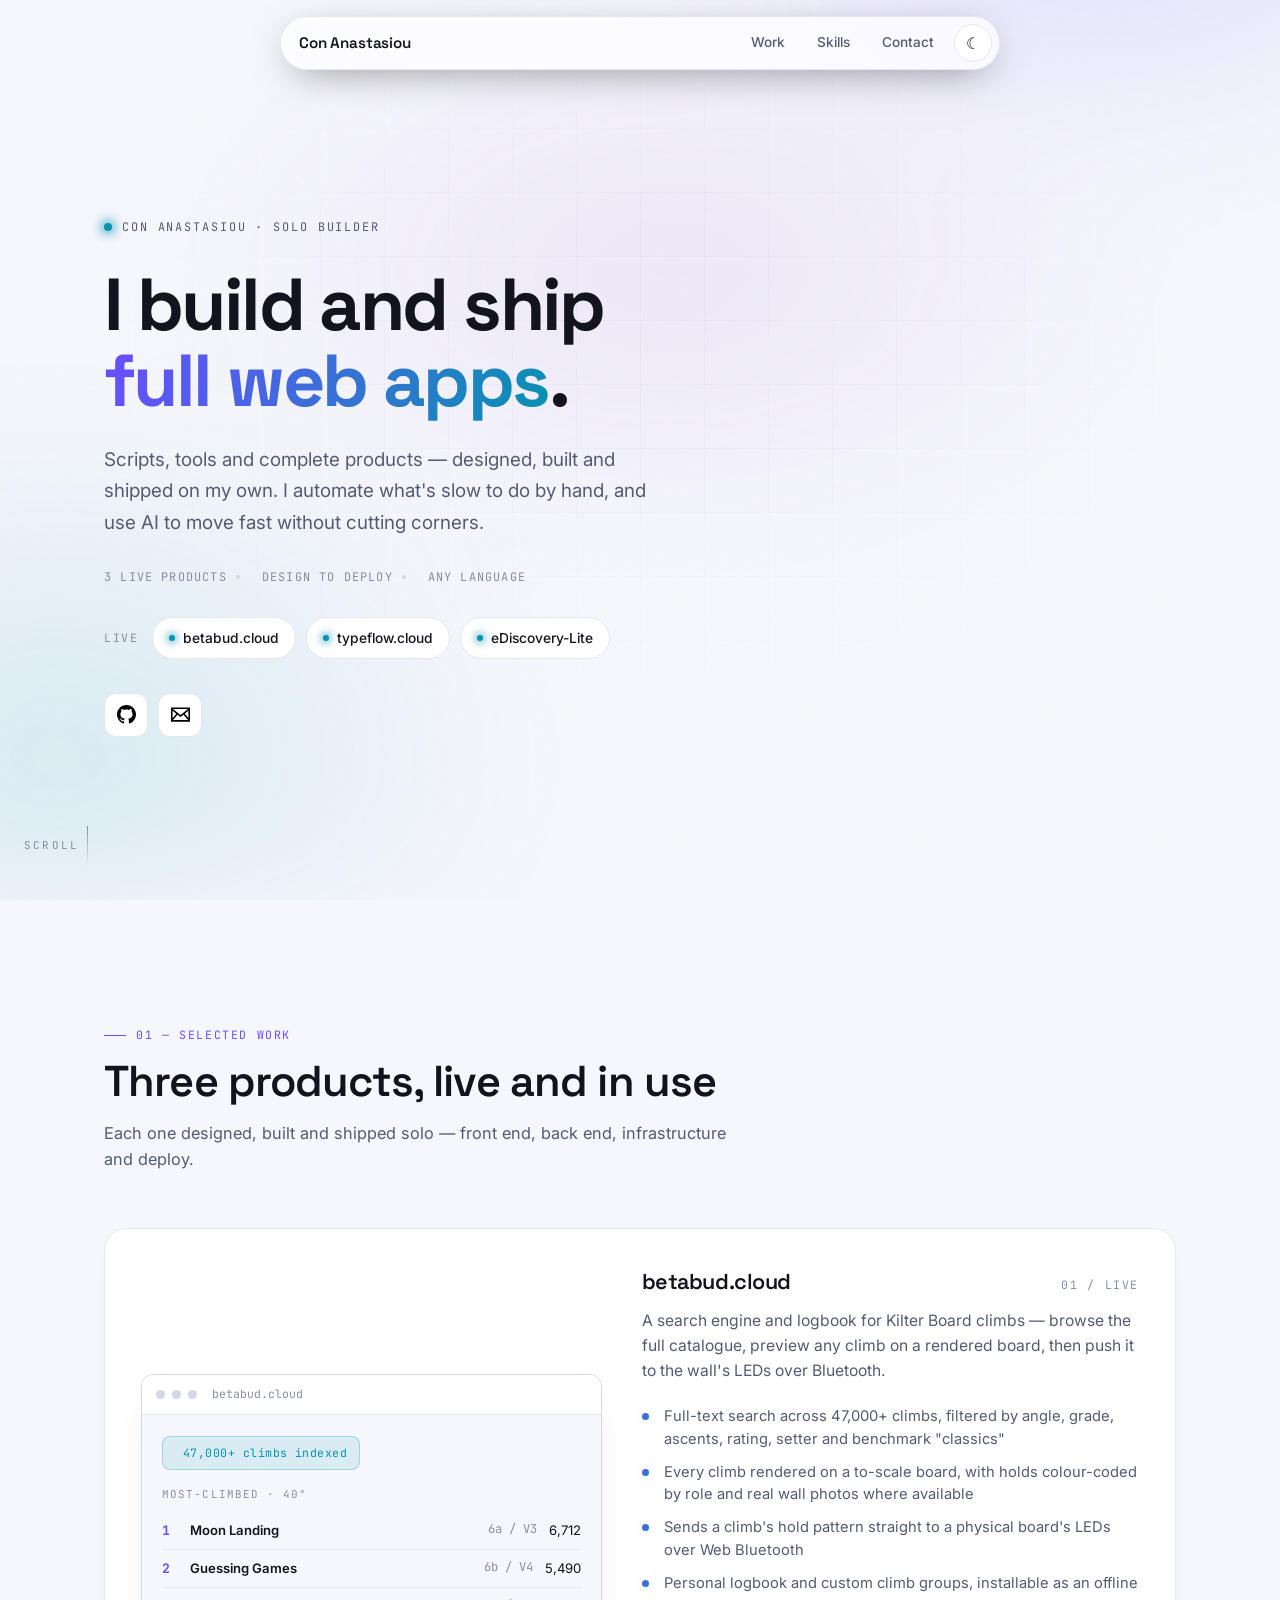
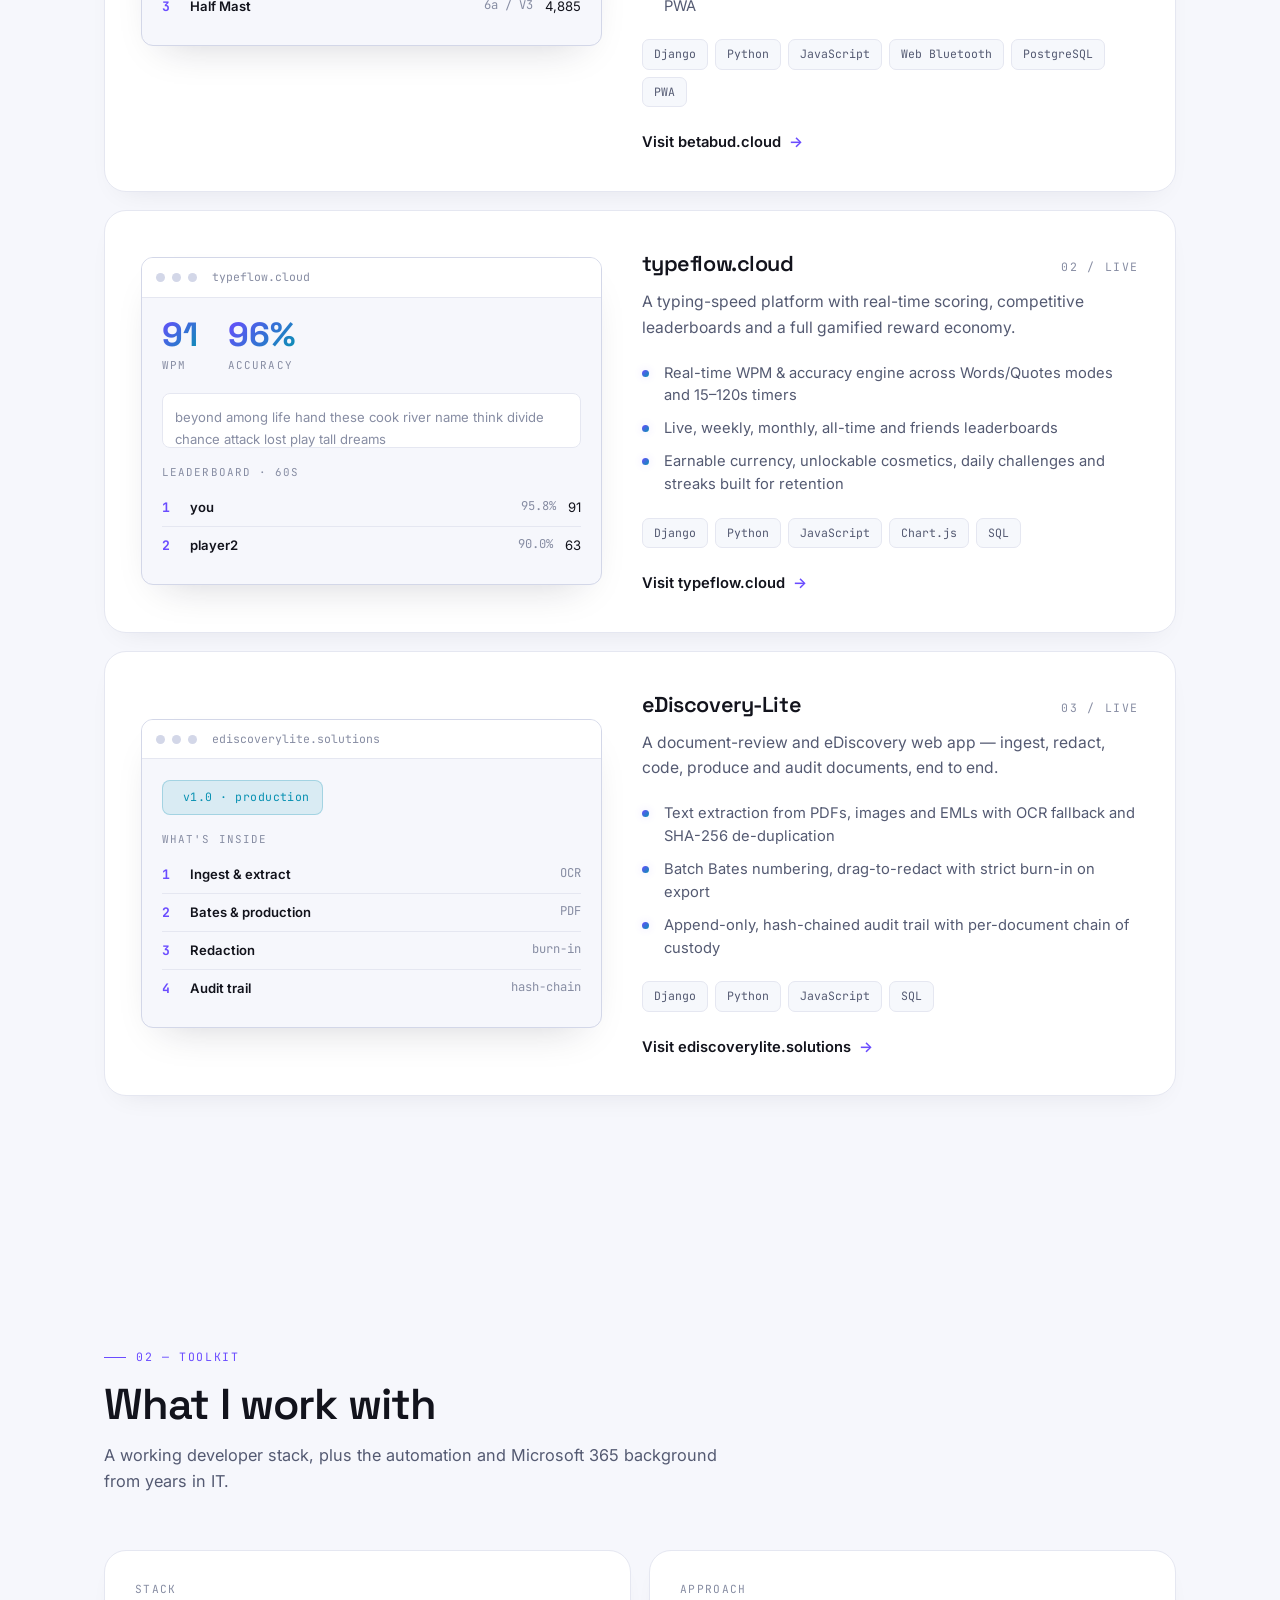
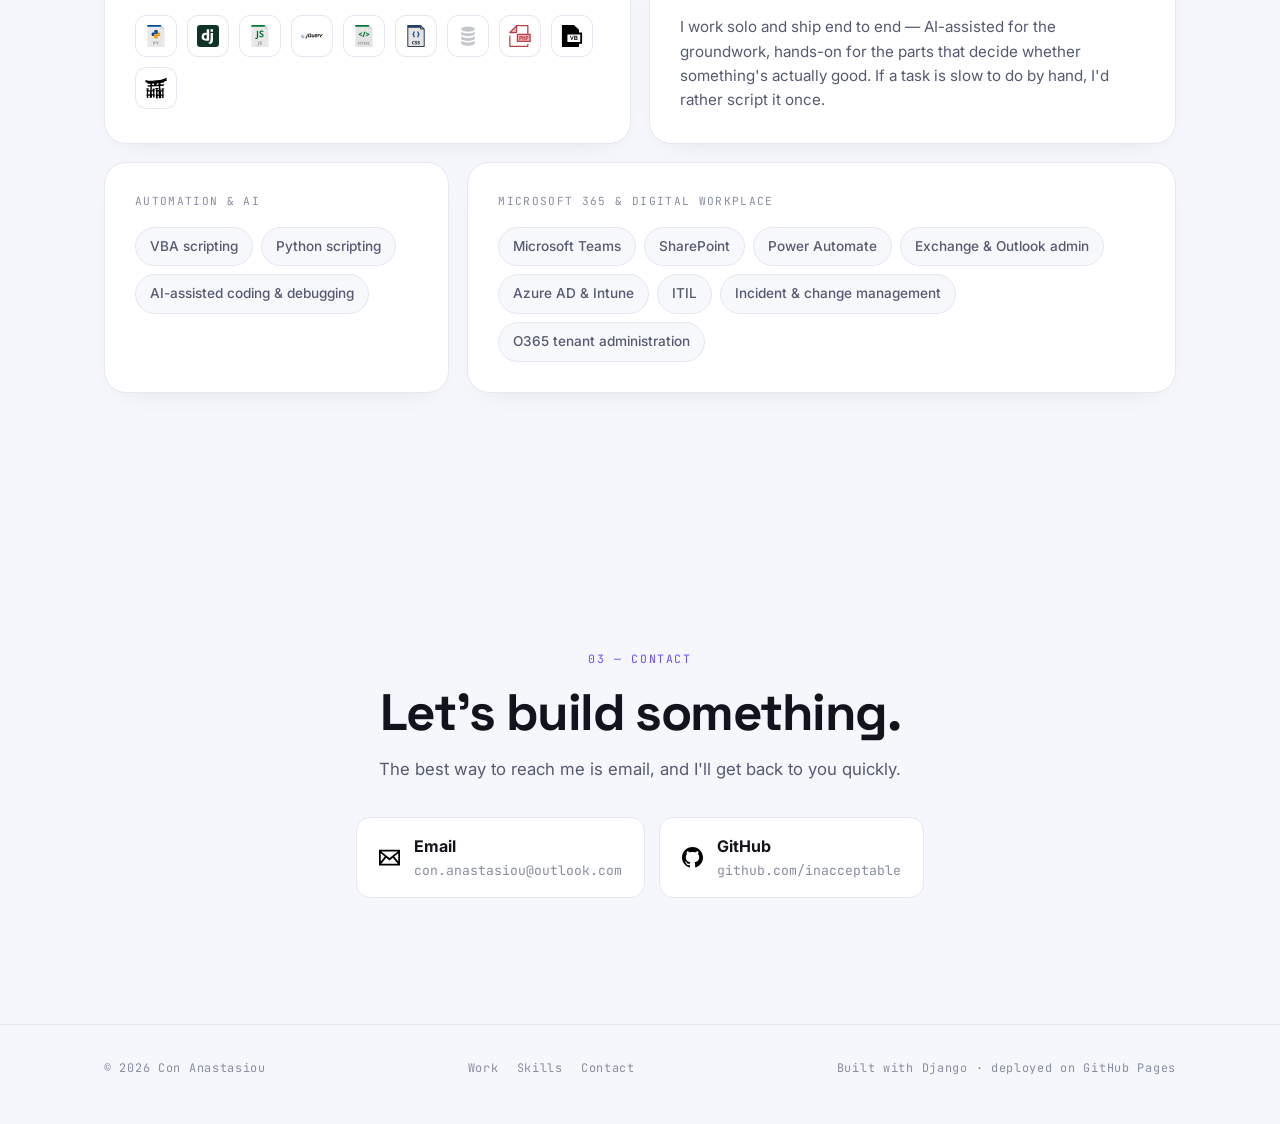
<file: docs/index.html>
<!DOCTYPE html>
<html lang="en" data-theme="dark">
	<head>
		<meta charset="utf-8">
		<meta name="viewport" content="width=device-width, initial-scale=1">
		<title>Con Anastasiou</title>
		<meta name="description" content="Con Anastasiou — builder of betabud.cloud and typeflow.cloud, full web apps designed, built and shipped solo with Python, Django and JavaScript.">

		<link rel="icon" type="image/svg+xml" href="static/images/favicon.svg">
		<meta property="og:type" content="website">
		<meta property="og:title" content="Con Anastasiou">
		<meta property="og:description" content="Builder of betabud.cloud and typeflow.cloud, full web apps designed, built and shipped solo with Python, Django and JavaScript.">
		<meta name="twitter:card" content="summary">
		<meta name="theme-color" content="#070810">
		<link rel="preconnect" href="https://fonts.googleapis.com">
		<link rel="preconnect" href="https://fonts.gstatic.com" crossorigin>
		<link href="https://fonts.googleapis.com/css2?family=Space+Grotesk:wght@400;500;600;700&family=Inter:wght@400;500;600&family=JetBrains+Mono:wght@400;500&display=swap" rel="stylesheet">
		<link rel="stylesheet" type="text/css" href="static/css/style.css">
	</head>
	<body>
		<a href="#main-content" class="skip-link">Skip to content</a>
		<div class="grain" aria-hidden="true"></div>

		<nav class="nav">
			<a href="#home" class="nav-brand">Con Anastasiou</a>
			<div class="nav-links" id="nav-links">
				<a href="#work">Work</a>
				<a href="#skills">Skills</a>
				<a href="#contact">Contact</a>
			</div>
			<div class="nav-controls">
				<button id="theme-toggle" class="icon-btn" aria-label="Toggle dark mode" title="Toggle theme">
					<span id="theme-icon">☀</span>
				</button>
				<button id="nav-toggle" class="icon-btn nav-burger" aria-label="Toggle menu">
					<span></span><span></span><span></span>
				</button>
			</div>
		</nav>

		<main id="main-content">
			<header class="hero" id="home">
				<div class="hero-glow" aria-hidden="true"></div>
				<div class="hero-grid" aria-hidden="true"></div>
				<div class="wrap">
					<div class="hero-inner">
						<p class="tag"><span class="dot"></span>Con Anastasiou · solo builder</p>
						<h1>I build and ship <span class="grad nowrap">full web apps</span>.</h1>
						<p class="hero-lead">Scripts, tools and complete products — designed, built and shipped on my own. I automate what's slow to do by hand, and use AI to move fast without cutting corners.</p>
						<div class="hero-meta">
							<span>3 live products</span>
							<span>design to deploy</span>
							<span>any language</span>
						</div>
						<div class="hero-links">
							<span class="mono">Live</span>
							<a href="https://betabud.cloud" target="_blank" rel="noopener" class="chip">betabud.cloud</a>
							<a href="https://typeflow.cloud" target="_blank" rel="noopener" class="chip">typeflow.cloud</a>
							<a href="https://ediscoverylite.solutions" target="_blank" rel="noopener" class="chip">eDiscovery-Lite</a>
						</div>
						<div class="socials">
							<a href="https://github.com/inacceptable" target="_blank" rel="noopener" aria-label="GitHub" class="social-icon">
								<img src="static/images/github.svg" alt="GitHub">
							</a>
							<a href="mailto:con.anastasiou@outlook.com" aria-label="Email" class="social-icon">
								<img src="static/images/outlook.svg" alt="Email">
							</a>
						</div>
					</div>
				</div>
				<a href="#work" class="scroll-cue">Scroll</a>
			</header>

			<section id="work" class="section">
				<div class="wrap">
					<div class="section-head" data-reveal>
						<span class="mono">01 — Selected work</span>
						<h2>Three products, live and in use</h2>
						<p>Each one designed, built and shipped solo — front end, back end, infrastructure and deploy.</p>
					</div>

					<div class="bento work-bento">
						<article class="tile" data-reveal>
							<div class="frame">
								<div class="frame-bar"><i></i><i></i><i></i><span>betabud.cloud</span></div>
								<div class="frame-body">
									<span class="f-badge"><span class="dot"></span>47,000+ climbs indexed</span>
									<div class="f-list">
										<span class="f-title">Most-climbed · 40°</span>
										<div class="f-row"><i>1</i><b>Moon Landing</b><span class="dim">6a / V3</span><span>6,712</span></div>
										<div class="f-row"><i>2</i><b>Guessing Games</b><span class="dim">6b / V4</span><span>5,490</span></div>
										<div class="f-row"><i>3</i><b>Half Mast</b><span class="dim">6a / V3</span><span>4,885</span></div>
									</div>
								</div>
							</div>
							<div class="tile-body">
								<div class="tile-head">
									<h3>betabud.cloud</h3>
									<span class="mono">01 / live</span>
								</div>
								<p class="tile-lead">A search engine and logbook for Kilter Board climbs — browse the full catalogue, preview any climb on a rendered board, then push it to the wall's LEDs over Bluetooth.</p>
								<ul class="feats">
									<li>Full-text search across 47,000+ climbs, filtered by angle, grade, ascents, rating, setter and benchmark "classics"</li>
									<li>Every climb rendered on a to-scale board, with holds colour-coded by role and real wall photos where available</li>
									<li>Sends a climb's hold pattern straight to a physical board's LEDs over Web Bluetooth</li>
									<li>Personal logbook and custom climb groups, installable as an offline PWA</li>
								</ul>
								<div class="stack">
									<span>Django</span><span>Python</span><span>JavaScript</span><span>Web Bluetooth</span><span>PostgreSQL</span><span>PWA</span>
								</div>
								<a href="https://betabud.cloud" target="_blank" rel="noopener" class="tile-link">Visit betabud.cloud</a>
							</div>
						</article>

						<article class="tile" data-reveal style="--d:80ms">
							<div class="frame">
								<div class="frame-bar"><i></i><i></i><i></i><span>typeflow.cloud</span></div>
								<div class="frame-body">
									<div class="f-stats">
										<span class="f-stat"><b>91</b><span>wpm</span></span>
										<span class="f-stat"><b>96%</b><span>accuracy</span></span>
									</div>
									<div class="f-words">beyond among life hand these cook river name think divide chance attack lost play tall dreams</div>
									<div class="f-list">
										<span class="f-title">Leaderboard · 60s</span>
										<div class="f-row"><i>1</i><b>you</b><span class="dim">95.8%</span><span>91</span></div>
										<div class="f-row"><i>2</i><b>player2</b><span class="dim">90.0%</span><span>63</span></div>
									</div>
								</div>
							</div>
							<div class="tile-body">
								<div class="tile-head">
									<h3>typeflow.cloud</h3>
									<span class="mono">02 / live</span>
								</div>
								<p class="tile-lead">A typing-speed platform with real-time scoring, competitive leaderboards and a full gamified reward economy.</p>
								<ul class="feats">
									<li>Real-time WPM &amp; accuracy engine across Words/Quotes modes and 15–120s timers</li>
									<li>Live, weekly, monthly, all-time and friends leaderboards</li>
									<li>Earnable currency, unlockable cosmetics, daily challenges and streaks built for retention</li>
								</ul>
								<div class="stack">
									<span>Django</span><span>Python</span><span>JavaScript</span><span>Chart.js</span><span>SQL</span>
								</div>
								<a href="https://typeflow.cloud" target="_blank" rel="noopener" class="tile-link">Visit typeflow.cloud</a>
							</div>
						</article>

						<article class="tile" data-reveal style="--d:160ms">
							<div class="frame">
								<div class="frame-bar"><i></i><i></i><i></i><span>ediscoverylite.solutions</span></div>
								<div class="frame-body">
									<span class="f-badge"><span class="dot"></span>v1.0 · production</span>
									<div class="f-list">
										<span class="f-title">What's inside</span>
										<div class="f-row"><i>1</i><b>Ingest &amp; extract</b><span></span><span class="dim">OCR</span></div>
										<div class="f-row"><i>2</i><b>Bates &amp; production</b><span></span><span class="dim">PDF</span></div>
										<div class="f-row"><i>3</i><b>Redaction</b><span></span><span class="dim">burn-in</span></div>
										<div class="f-row"><i>4</i><b>Audit trail</b><span></span><span class="dim">hash-chain</span></div>
									</div>
								</div>
							</div>
							<div class="tile-body">
								<div class="tile-head">
									<h3>eDiscovery-Lite</h3>
									<span class="mono">03 / live</span>
								</div>
								<p class="tile-lead">A document-review and eDiscovery web app — ingest, redact, code, produce and audit documents, end to end.</p>
								<ul class="feats">
									<li>Text extraction from PDFs, images and EMLs with OCR fallback and SHA-256 de-duplication</li>
									<li>Batch Bates numbering, drag-to-redact with strict burn-in on export</li>
									<li>Append-only, hash-chained audit trail with per-document chain of custody</li>
								</ul>
								<div class="stack">
									<span>Django</span><span>Python</span><span>JavaScript</span><span>SQL</span>
								</div>
								<a href="https://ediscoverylite.solutions" target="_blank" rel="noopener" class="tile-link">Visit ediscoverylite.solutions</a>
							</div>
						</article>
					</div>
				</div>
			</section>

			<section id="skills" class="section">
				<div class="wrap">
					<div class="section-head" data-reveal>
						<span class="mono">02 — Toolkit</span>
						<h2>What I work with</h2>
						<p>A working developer stack, plus the automation and Microsoft 365 background from years in IT.</p>
					</div>

					<div class="bento skills-bento">
						<article class="tile s-3" data-reveal>
							<p class="tile-tag">Stack</p>
							<div class="logo-row">
								<img src="static/images/languages/python.svg" title="Python" alt="Python">
								<img src="static/images/languages/django.svg" title="Django" alt="Django">
								<img src="static/images/languages/js.svg" title="JavaScript" alt="JavaScript">
								<img src="static/images/languages/jquery.svg" title="jQuery" alt="jQuery">
								<img src="static/images/languages/html.svg" title="HTML" alt="HTML">
								<img src="static/images/languages/css.svg" title="CSS" alt="CSS">
								<img src="static/images/languages/sql.svg" title="SQL" alt="SQL">
								<img src="static/images/languages/php.svg" title="PHP" alt="PHP">
								<img src="static/images/languages/vba.svg" title="VBA" alt="VBA">
								<img src="static/images/languages/jinja.svg" title="Jinja" alt="Jinja">
							</div>
						</article>

						<article class="tile s-3" data-reveal style="--d:80ms">
							<p class="tile-tag">Approach</p>
							<p class="tile-note">I work solo and ship end to end — AI-assisted for the groundwork, hands-on for the parts that decide whether something's actually good. If a task is slow to do by hand, I'd rather script it once.</p>
						</article>

						<article class="tile s-2" data-reveal>
							<p class="tile-tag">Automation &amp; AI</p>
							<div class="taglist">
								<span>VBA scripting</span>
								<span>Python scripting</span>
								<span>AI-assisted coding &amp; debugging</span>
							</div>
						</article>

						<article class="tile s-4" data-reveal style="--d:80ms">
							<p class="tile-tag">Microsoft 365 &amp; digital workplace</p>
							<div class="taglist">
								<span>Microsoft Teams</span>
								<span>SharePoint</span>
								<span>Power Automate</span>
								<span>Exchange &amp; Outlook admin</span>
								<span>Azure AD &amp; Intune</span>
								<span>ITIL</span>
								<span>Incident &amp; change management</span>
								<span>O365 tenant administration</span>
							</div>
						</article>
					</div>
				</div>
			</section>

			<section id="contact" class="section">
				<div class="wrap">
					<div class="contact-inner" data-reveal>
						<span class="mono">03 — Contact</span>
						<h2>Let's build something.</h2>
						<p>The best way to reach me is email, and I'll get back to you quickly.</p>
						<div class="contact-methods">
							<a href="mailto:con.anastasiou@outlook.com" class="contact-method">
								<img src="static/images/outlook.svg" alt="">
								<span><strong>Email</strong>con.anastasiou@outlook.com</span>
							</a>
							<a href="https://github.com/inacceptable" target="_blank" rel="noopener" class="contact-method">
								<img src="static/images/github.svg" alt="">
								<span><strong>GitHub</strong>github.com/inacceptable</span>
							</a>
						</div>
					</div>
				</div>
			</section>
		</main>

		<footer class="footer">
			<div class="wrap">
				<p>© 2026 Con Anastasiou</p>
				<nav>
					<a href="#work">Work</a>
					<a href="#skills">Skills</a>
					<a href="#contact">Contact</a>
				</nav>
				<p>Built with Django · deployed on GitHub Pages</p>
			</div>
		</footer>

		<script src="static/js/app.js"></script>
	</body>
</html>
</file>
<file: docs/static/css/style.css>
/* ============================================================
   Con Anastasiou — portfolio
   "Dark tech + glow" · dark-first, light theme as a flat fallback
   ============================================================ */

:root {
	--bg: #070810;
	--bg-1: #0b0d17;
	--surface: #10131f;
	--surface-2: #161a29;
	--border: #212639;
	--border-2: #2f3653;
	--text: #eef0f7;
	--text-dim: #a4a9be;
	--text-faint: #6c7189;

	--accent: #7c5cff;
	--accent-2: #22d3ee;
	--accent-3: #b46cff;
	--glow: rgba(124, 92, 255, 0.45);
	--glow-2: rgba(34, 211, 238, 0.30);

	--radius: 14px;
	--radius-lg: 22px;
	--maxw: 1120px;

	--grain: url("data:image/svg+xml,%3Csvg xmlns='http://www.w3.org/2000/svg' width='120' height='120'%3E%3Cfilter id='n'%3E%3CfeTurbulence type='fractalNoise' baseFrequency='0.85' numOctaves='2' stitchTiles='stitch'/%3E%3C/filter%3E%3Crect width='100%25' height='100%25' filter='url(%23n)'/%3E%3C/svg%3E");

	--font-display: 'Space Grotesk', 'Segoe UI', system-ui, sans-serif;
	--font-body: 'Inter', -apple-system, BlinkMacSystemFont, 'Segoe UI', sans-serif;
	--font-mono: 'JetBrains Mono', ui-monospace, 'SF Mono', Menlo, monospace;
}

[data-theme="light"] {
	--bg: #f6f7fc;
	--bg-1: #ffffff;
	--surface: #ffffff;
	--surface-2: #f1f3fa;
	--border: #e5e7f1;
	--border-2: #d3d7e8;
	--text: #12131c;
	--text-dim: #545a72;
	--text-faint: #878da3;

	--accent: #6a4cff;
	--accent-2: #0891b2;
	--accent-3: #8b3fd6;
	--glow: rgba(106, 76, 255, 0.16);
	--glow-2: rgba(8, 145, 178, 0.12);
}

* {
	margin: 0;
	padding: 0;
	box-sizing: border-box;
}

html {
	scroll-behavior: smooth;
	background: var(--bg);
	-webkit-text-size-adjust: 100%;
}

body {
	position: relative;
	font-family: var(--font-body);
	font-size: 16px;
	line-height: 1.6;
	color: var(--text);
	background: var(--bg);
	overflow-x: hidden;
	transition: background-color .4s ease, color .4s ease;
}

/* Film grain over the whole page */
.grain {
	position: fixed;
	inset: 0;
	z-index: 40;
	pointer-events: none;
	background-image: var(--grain);
	opacity: .035;
}

[data-theme="light"] .grain { opacity: .02; }

img { max-width: 100%; display: block; }
a { color: inherit; text-decoration: none; }
ul { list-style: none; }

::selection {
	background: color-mix(in srgb, var(--accent) 40%, transparent);
	color: var(--text);
}

a:focus-visible,
button:focus-visible {
	outline: 2px solid var(--accent);
	outline-offset: 3px;
	border-radius: 4px;
}

.skip-link {
	position: fixed;
	top: -100px;
	left: 16px;
	z-index: 200;
	background: var(--accent);
	color: #fff;
	font-weight: 600;
	padding: 12px 18px;
	border-radius: 10px;
	transition: top .2s ease;
}
.skip-link:focus { top: 16px; }

/* Shared bits ------------------------------------------------ */

.wrap {
	max-width: var(--maxw);
	margin: 0 auto;
	padding: 0 24px;
}

#home, #work, #skills, #contact { scroll-margin-top: 28px; }

.mono {
	font-family: var(--font-mono);
	font-size: .72rem;
	letter-spacing: .14em;
	text-transform: uppercase;
	color: var(--text-faint);
}

.grad {
	background: linear-gradient(105deg, var(--accent), var(--accent-2));
	-webkit-background-clip: text;
	background-clip: text;
	-webkit-text-fill-color: transparent;
}

.nowrap { white-space: nowrap; }

.section {
	padding: clamp(90px, 14vh, 150px) 0;
	position: relative;
}

.section-head {
	display: flex;
	flex-direction: column;
	gap: 14px;
	margin-bottom: 56px;
	max-width: 640px;
}

.section-head .mono {
	display: inline-flex;
	align-items: center;
	gap: 10px;
	color: var(--accent);
}

.section-head .mono::before {
	content: "";
	width: 22px;
	height: 1px;
	background: currentColor;
}

.section-head h2 {
	font-family: var(--font-display);
	font-size: clamp(1.9rem, 4vw, 2.7rem);
	font-weight: 600;
	letter-spacing: -0.02em;
	line-height: 1.1;
}

.section-head p {
	color: var(--text-dim);
	font-size: 1.02rem;
}

/* Reveal-on-scroll ----------------------------------------- */

[data-reveal] {
	opacity: 0;
	transform: translateY(20px);
	transition: opacity .7s cubic-bezier(.2, .6, .2, 1), transform .7s cubic-bezier(.2, .6, .2, 1);
	transition-delay: var(--d, 0ms);
}

[data-reveal].in {
	opacity: 1;
	transform: none;
}

@media (prefers-reduced-motion: reduce) {
	html { scroll-behavior: auto; }
	[data-reveal] { opacity: 1 !important; transform: none !important; }
	*, *::before, *::after {
		animation-duration: .01ms !important;
		animation-iteration-count: 1 !important;
		transition-duration: .01ms !important;
	}
}

/* Nav ------------------------------------------------------- */

.nav {
	position: absolute;
	top: 16px;
	left: 50%;
	transform: translateX(-50%);
	z-index: 100;
	display: flex;
	align-items: center;
	gap: 6px;
	padding: 7px 7px 7px 18px;
	width: calc(100% - 32px);
	max-width: 720px;
	background: color-mix(in srgb, var(--bg-1) 70%, transparent);
	border: 1px solid var(--border);
	border-radius: 999px;
	backdrop-filter: blur(16px) saturate(180%);
	-webkit-backdrop-filter: blur(16px) saturate(180%);
	box-shadow: 0 10px 40px -14px rgba(0, 0, 0, .55);
}

.nav-brand {
	font-family: var(--font-display);
	font-weight: 600;
	font-size: .95rem;
	letter-spacing: -0.01em;
	margin-right: auto;
	white-space: nowrap;
}

.nav-links {
	display: flex;
	align-items: center;
	gap: 4px;
}

.nav-links a {
	position: relative;
	padding: 8px 14px;
	border-radius: 999px;
	font-size: .85rem;
	font-weight: 500;
	color: var(--text-dim);
	transition: color .2s ease, background-color .2s ease;
}

.nav-links a:hover { color: var(--text); }

.nav-links a.active {
	color: var(--text);
	background: color-mix(in srgb, var(--accent) 16%, transparent);
}

.nav-controls {
	display: flex;
	align-items: center;
	gap: 6px;
}

.icon-btn {
	width: 38px;
	height: 38px;
	display: flex;
	align-items: center;
	justify-content: center;
	border: 1px solid var(--border);
	border-radius: 999px;
	background: var(--surface);
	color: var(--text);
	cursor: pointer;
	font-size: 1rem;
	transition: border-color .2s ease, background-color .2s ease;
}

.icon-btn:hover { border-color: var(--border-2); }

.nav-burger {
	display: none;
	flex-direction: column;
	gap: 4px;
}

.nav-burger span {
	width: 16px;
	height: 2px;
	border-radius: 2px;
	background: var(--text);
}

/* Hero ---------------------------------------------------- */

.hero {
	position: relative;
	isolation: isolate;
	min-height: 100svh;
	display: flex;
	align-items: center;
	padding: 140px 0 90px;
	overflow: hidden;
}

.hero-glow {
	position: absolute;
	inset: -25% -10% 0 -10%;
	z-index: -1;
	pointer-events: none;
	background:
		radial-gradient(46% 40% at 80% 8%, color-mix(in srgb, var(--accent) 42%, transparent), transparent 70%),
		radial-gradient(44% 46% at 12% 88%, color-mix(in srgb, var(--accent-2) 32%, transparent), transparent 72%),
		radial-gradient(42% 32% at 52% 44%, color-mix(in srgb, var(--accent-3) 24%, transparent), transparent 76%);
	filter: blur(64px);
	opacity: .5;
}

[data-theme="light"] .hero-glow { opacity: .4; }

.hero-grid {
	position: absolute;
	inset: 0;
	z-index: -1;
	pointer-events: none;
	background-image:
		linear-gradient(color-mix(in srgb, var(--text) 5%, transparent) 1px, transparent 1px),
		linear-gradient(90deg, color-mix(in srgb, var(--text) 5%, transparent) 1px, transparent 1px);
	background-size: 64px 64px;
	-webkit-mask-image: radial-gradient(70% 60% at 50% 40%, #000, transparent 80%);
	mask-image: radial-gradient(70% 60% at 50% 40%, #000, transparent 80%);
	opacity: .5;
}

.hero .wrap { width: 100%; }
.hero-inner { max-width: 800px; }

.tag {
	display: inline-flex;
	align-items: center;
	gap: 10px;
	font-family: var(--font-mono);
	font-size: .74rem;
	letter-spacing: .16em;
	text-transform: uppercase;
	color: var(--text-dim);
	margin-bottom: 30px;
}

.tag .dot {
	width: 8px;
	height: 8px;
	border-radius: 50%;
	background: var(--accent-2);
	box-shadow: 0 0 12px 2px var(--accent-2);
}

.hero h1 {
	font-family: var(--font-display);
	font-size: clamp(2.7rem, 7vw, 4.6rem);
	font-weight: 700;
	line-height: 1.03;
	letter-spacing: -0.035em;
	margin-bottom: 26px;
}

.hero-lead {
	font-size: clamp(1rem, 1.6vw, 1.18rem);
	line-height: 1.65;
	color: var(--text-dim);
	max-width: 560px;
	margin-bottom: 30px;
}

.hero-meta {
	display: flex;
	flex-wrap: wrap;
	gap: 8px 22px;
	font-family: var(--font-mono);
	font-size: .74rem;
	letter-spacing: .1em;
	text-transform: uppercase;
	color: var(--text-faint);
	margin-bottom: 30px;
}

.hero-meta span { display: inline-flex; align-items: center; gap: 22px; }
.hero-meta span + span::before {
	content: "";
	width: 4px;
	height: 4px;
	border-radius: 50%;
	background: var(--border-2);
	margin-left: -13px;
}

.hero-links {
	display: flex;
	flex-wrap: wrap;
	align-items: center;
	gap: 10px;
	margin-bottom: 34px;
}

.hero-links > .mono { margin-right: 4px; }

.chip {
	display: inline-flex;
	align-items: center;
	gap: 8px;
	padding: 9px 16px;
	font-size: .86rem;
	font-weight: 500;
	color: var(--text);
	background: var(--surface);
	border: 1px solid var(--border);
	border-radius: 999px;
	transition: border-color .2s ease, transform .2s ease, box-shadow .2s ease;
}

.chip::before {
	content: "";
	width: 6px;
	height: 6px;
	border-radius: 50%;
	background: var(--accent-2);
	box-shadow: 0 0 8px 1px var(--accent-2);
}

.chip:hover {
	border-color: var(--border-2);
	transform: translateY(-2px);
	box-shadow: 0 12px 30px -14px var(--glow);
}

.socials {
	display: flex;
	gap: 10px;
}

.social-icon {
	width: 44px;
	height: 44px;
	display: flex;
	align-items: center;
	justify-content: center;
	border: 1px solid var(--border);
	border-radius: 12px;
	background: var(--surface);
	transition: border-color .2s ease, transform .2s ease, box-shadow .2s ease;
}

.social-icon img { width: 19px; height: 19px; }
[data-theme="dark"] .social-icon img,
:root:not([data-theme="light"]) .social-icon img { filter: invert(1) brightness(1.6); }

.social-icon:hover {
	border-color: var(--border-2);
	transform: translateY(-2px);
	box-shadow: 0 12px 30px -14px var(--glow);
}

.scroll-cue {
	position: absolute;
	left: 24px;
	bottom: 34px;
	font-family: var(--font-mono);
	font-size: .68rem;
	letter-spacing: .2em;
	text-transform: uppercase;
	color: var(--text-faint);
	display: inline-flex;
	align-items: center;
	gap: 8px;
}

.scroll-cue::after {
	content: "";
	width: 1px;
	height: 40px;
	background: linear-gradient(var(--text-faint), transparent);
}

/* Bento tiles -------------------------------------------- */

.bento {
	display: grid;
	grid-template-columns: repeat(6, 1fr);
	gap: 18px;
}

.tile {
	position: relative;
	grid-column: span 6;
	background: linear-gradient(180deg, var(--surface), var(--bg-1));
	border: 1px solid var(--border);
	border-radius: var(--radius-lg);
	padding: 30px;
	transition: border-color .25s ease, transform .25s ease, box-shadow .25s ease;
}

.tile:hover {
	border-color: var(--border-2);
	transform: translateY(-4px);
	box-shadow: 0 30px 70px -34px var(--glow), 0 0 0 1px var(--border-2);
}

[data-theme="light"] .tile { box-shadow: 0 12px 30px -18px rgba(23, 25, 45, .12); }
[data-theme="light"] .tile:hover { box-shadow: 0 24px 50px -24px rgba(23, 25, 45, .18); }

.tile-head {
	display: flex;
	align-items: baseline;
	justify-content: space-between;
	gap: 16px;
	margin-bottom: 8px;
}

.tile h3 {
	font-family: var(--font-display);
	font-size: 1.35rem;
	font-weight: 600;
	letter-spacing: -0.02em;
}

.tile-lead {
	color: var(--text-dim);
	font-size: .98rem;
	margin-bottom: 22px;
}

.tile ul.feats {
	display: flex;
	flex-direction: column;
	gap: 10px;
	margin-bottom: 22px;
}

.tile ul.feats li {
	position: relative;
	padding-left: 22px;
	color: var(--text-dim);
	font-size: .92rem;
	line-height: 1.55;
}

.tile ul.feats li::before {
	content: "";
	position: absolute;
	left: 0;
	top: 8px;
	width: 7px;
	height: 7px;
	border-radius: 50%;
	background: linear-gradient(135deg, var(--accent), var(--accent-2));
	box-shadow: 0 0 8px 0 var(--glow);
}

.stack {
	display: flex;
	flex-wrap: wrap;
	gap: 7px;
	margin-bottom: 22px;
}

.stack span {
	font-family: var(--font-mono);
	font-size: .72rem;
	padding: 5px 11px;
	border: 1px solid var(--border);
	border-radius: 7px;
	color: var(--text-dim);
	background: color-mix(in srgb, var(--surface-2) 60%, transparent);
}

.tile-link {
	display: inline-flex;
	align-items: center;
	gap: 8px;
	font-weight: 600;
	font-size: .92rem;
	color: var(--text);
	transition: gap .2s ease, color .2s ease;
}

.tile-link::after { content: "→"; color: var(--accent); transition: transform .2s ease; }
.tile-link:hover { color: var(--accent); }
.tile-link:hover::after { transform: translateX(4px); }

/* Project "app frame" mock ------------------------------- */

.frame {
	border: 1px solid var(--border-2);
	border-radius: 12px;
	overflow: hidden;
	background: var(--bg);
	box-shadow: inset 0 1px 0 rgba(255, 255, 255, .04), 0 24px 60px -28px rgba(0, 0, 0, .7);
}

[data-theme="light"] .frame { box-shadow: 0 18px 40px -22px rgba(23, 25, 45, .22); }

.frame-bar {
	display: flex;
	align-items: center;
	gap: 7px;
	padding: 10px 14px;
	background: var(--surface);
	border-bottom: 1px solid var(--border);
}

.frame-bar i {
	width: 9px;
	height: 9px;
	border-radius: 50%;
	background: var(--border-2);
}

.frame-bar span {
	margin-left: 8px;
	font-family: var(--font-mono);
	font-size: .72rem;
	color: var(--text-faint);
}

.frame-body { padding: 20px; }

.f-badge {
	display: inline-flex;
	align-items: center;
	gap: 8px;
	font-family: var(--font-mono);
	font-size: .72rem;
	letter-spacing: .04em;
	color: var(--accent-2);
	background: color-mix(in srgb, var(--accent-2) 12%, transparent);
	border: 1px solid color-mix(in srgb, var(--accent-2) 26%, transparent);
	padding: 7px 12px;
	border-radius: 8px;
	margin-bottom: 16px;
}

.f-stats {
	display: flex;
	gap: 30px;
	margin-bottom: 16px;
}

.f-stat b {
	display: block;
	font-family: var(--font-display);
	font-size: 2.1rem;
	font-weight: 700;
	line-height: 1;
	background: linear-gradient(135deg, var(--accent), var(--accent-2));
	-webkit-background-clip: text;
	background-clip: text;
	-webkit-text-fill-color: transparent;
}

.f-stat span {
	font-family: var(--font-mono);
	font-size: .68rem;
	letter-spacing: .1em;
	text-transform: uppercase;
	color: var(--text-faint);
}

.f-list { display: flex; flex-direction: column; }

.f-list .f-title {
	font-family: var(--font-mono);
	font-size: .68rem;
	letter-spacing: .1em;
	text-transform: uppercase;
	color: var(--text-faint);
	margin-bottom: 8px;
}

.f-row {
	display: grid;
	grid-template-columns: 16px 1fr auto auto;
	gap: 12px;
	padding: 8px 0;
	font-size: .82rem;
	border-top: 1px solid var(--border);
}

.f-row:first-of-type { border-top: none; }
.f-row i { color: var(--accent); font-weight: 700; font-style: normal; font-family: var(--font-mono); }
.f-row .dim { color: var(--text-faint); font-family: var(--font-mono); font-size: .76rem; }
.f-row b { font-weight: 600; }

.f-words {
	font-size: .82rem;
	line-height: 1.7;
	color: var(--text-faint);
	background: var(--surface);
	border: 1px solid var(--border);
	border-radius: 8px;
	padding: 12px;
	margin-bottom: 16px;
	max-height: 4.2em;
	overflow: hidden;
}

/* Skills ------------------------------------------------- */

.tile-tag {
	font-family: var(--font-mono);
	font-size: .7rem;
	letter-spacing: .12em;
	text-transform: uppercase;
	color: var(--text-faint);
	margin-bottom: 16px;
}

.logo-row {
	display: flex;
	flex-wrap: wrap;
	gap: 10px;
}

.logo-row img {
	width: 42px;
	height: 42px;
	padding: 9px;
	border: 1px solid var(--border);
	border-radius: 11px;
	background: var(--surface);
	transition: transform .2s ease, border-color .2s ease, box-shadow .2s ease;
}

.logo-row img:hover {
	transform: translateY(-3px);
	border-color: var(--border-2);
	box-shadow: 0 10px 24px -12px var(--glow);
}

.taglist {
	display: flex;
	flex-wrap: wrap;
	gap: 8px;
}

.taglist span {
	font-size: .85rem;
	font-weight: 500;
	padding: 8px 14px;
	border: 1px solid var(--border);
	border-radius: 999px;
	color: var(--text-dim);
	background: color-mix(in srgb, var(--surface-2) 55%, transparent);
}

.tile p.tile-note {
	color: var(--text-dim);
	font-size: .95rem;
	line-height: 1.6;
}

/* Contact ----------------------------------------------- */

#contact { text-align: center; }

.contact-inner { max-width: 620px; margin: 0 auto; }

.contact-inner h2 {
	font-family: var(--font-display);
	font-size: clamp(2.2rem, 5vw, 3.2rem);
	font-weight: 700;
	letter-spacing: -0.03em;
	line-height: 1.05;
	margin: 16px 0 16px;
}

.contact-inner > .mono { color: var(--accent); }

.contact-inner p {
	color: var(--text-dim);
	font-size: 1.05rem;
	margin-bottom: 34px;
}

.contact-methods {
	display: flex;
	gap: 14px;
	justify-content: center;
	flex-wrap: wrap;
}

.contact-method {
	display: flex;
	align-items: center;
	gap: 14px;
	min-width: 0;
	max-width: 100%;
	padding: 16px 22px;
	text-align: left;
	background: linear-gradient(180deg, var(--surface), var(--bg-1));
	border: 1px solid var(--border);
	border-radius: var(--radius);
	transition: border-color .2s ease, transform .2s ease, box-shadow .2s ease;
}

.contact-method:hover {
	border-color: var(--border-2);
	transform: translateY(-3px);
	box-shadow: 0 22px 44px -22px var(--glow);
}

.contact-method img { width: 21px; height: 21px; flex-shrink: 0; }
[data-theme="dark"] .contact-method img,
:root:not([data-theme="light"]) .contact-method img { filter: invert(1) brightness(1.6); }

.contact-method span {
	display: flex;
	flex-direction: column;
	min-width: 0;
	font-size: .82rem;
	color: var(--text-faint);
	font-family: var(--font-mono);
	overflow-wrap: anywhere;
}

.contact-method strong {
	color: var(--text);
	font-size: 1rem;
	font-weight: 700;
	font-family: var(--font-body);
}

/* Footer ----------------------------------------------- */

.footer {
	border-top: 1px solid var(--border);
	padding: 34px 0 46px;
}

.footer .wrap {
	display: flex;
	align-items: center;
	justify-content: space-between;
	gap: 16px;
	flex-wrap: wrap;
}

.footer p,
.footer a {
	font-family: var(--font-mono);
	font-size: .74rem;
	letter-spacing: .06em;
	color: var(--text-faint);
}

.footer a:hover { color: var(--text); }
.footer nav { display: flex; gap: 18px; }

/* Responsive ------------------------------------------- */

@media (min-width: 860px) {
	.work-bento .tile {
		display: grid;
		grid-template-columns: minmax(0, 1fr) minmax(0, 1.08fr);
		gap: 40px;
		align-items: center;
		padding: 36px;
	}
	.skills-bento .tile.s-3 { grid-column: span 3; }
	.skills-bento .tile.s-2 { grid-column: span 2; }
	.skills-bento .tile.s-4 { grid-column: span 4; }
}

@media (max-width: 859px) {
	.work-bento .tile .frame { margin-bottom: 24px; }
}

@media (max-width: 720px) {
	.wrap { padding: 0 18px; }

	.section { padding: 74px 0; }
	.section-head { margin-bottom: 38px; }
	.bento { gap: 14px; }

	.nav {
		padding: 8px 8px 8px 16px;
	}

	.nav-links {
		position: absolute;
		top: calc(100% + 10px);
		left: 0;
		right: 0;
		flex-direction: column;
		align-items: stretch;
		gap: 2px;
		padding: 10px;
		background: color-mix(in srgb, var(--bg-1) 97%, transparent);
		border: 1px solid var(--border);
		border-radius: 18px;
		backdrop-filter: blur(20px);
		-webkit-backdrop-filter: blur(20px);
		box-shadow: 0 20px 50px -20px rgba(0, 0, 0, .5);
		opacity: 0;
		transform: translateY(-10px) scale(.98);
		pointer-events: none;
		transition: opacity .2s ease, transform .2s ease;
	}

	.nav-links.open {
		opacity: 1;
		transform: none;
		pointer-events: auto;
	}

	.nav-links a { padding: 12px 14px; font-size: .95rem; }

	.nav-burger { display: flex; }

	.hero { min-height: auto; padding: 124px 0 76px; }
	.hero h1 { font-size: clamp(2rem, 9vw, 2.6rem); }
	.hero-meta span::before { display: none; }
	.hero-meta span { gap: 0; }

	.scroll-cue { display: none; }

	.tile { padding: 22px; }

	.contact-methods { flex-direction: column; align-items: center; }
	.contact-method { width: 100%; max-width: 380px; }

	.footer .wrap { justify-content: center; text-align: center; }
}

@media (max-width: 480px) {
	.f-row { grid-template-columns: 16px 1fr auto; column-gap: 10px; }
	.f-row .dim { display: none; }
	.f-stats { gap: 22px; }
}
</file>
